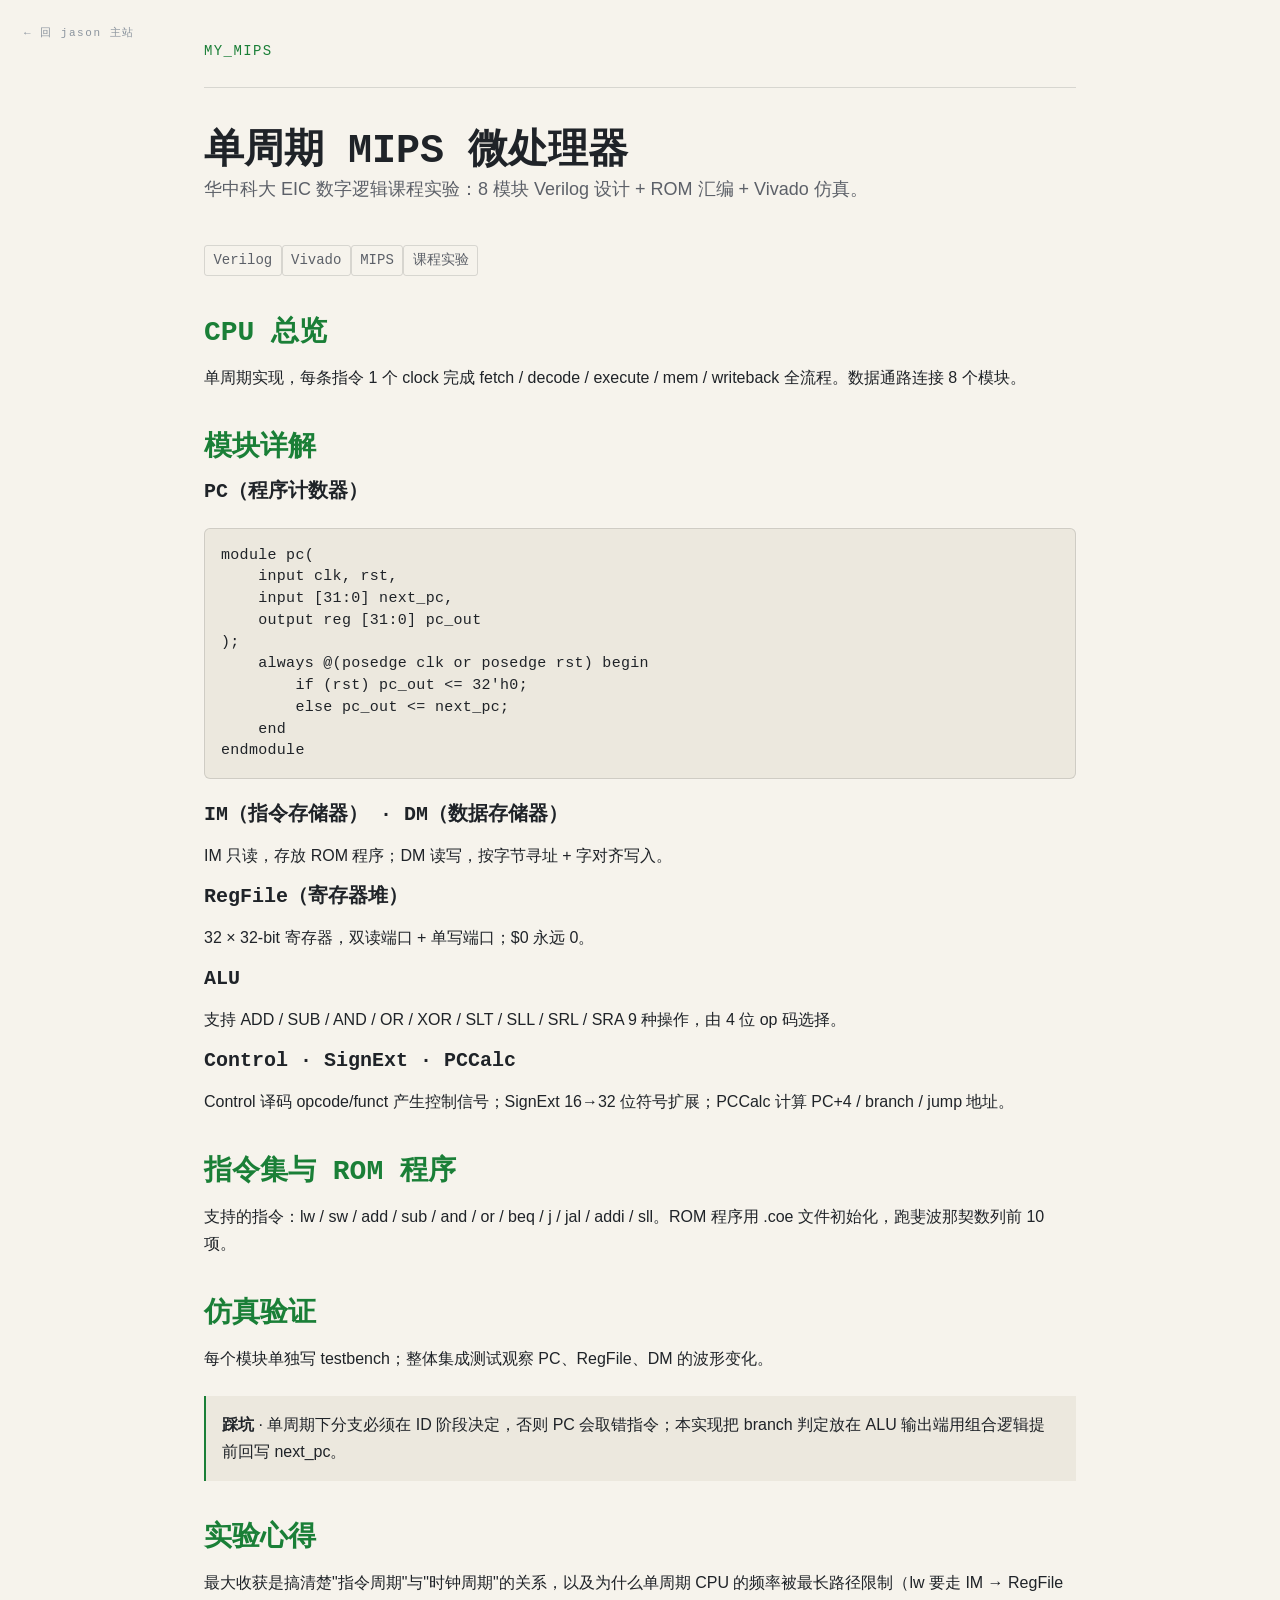
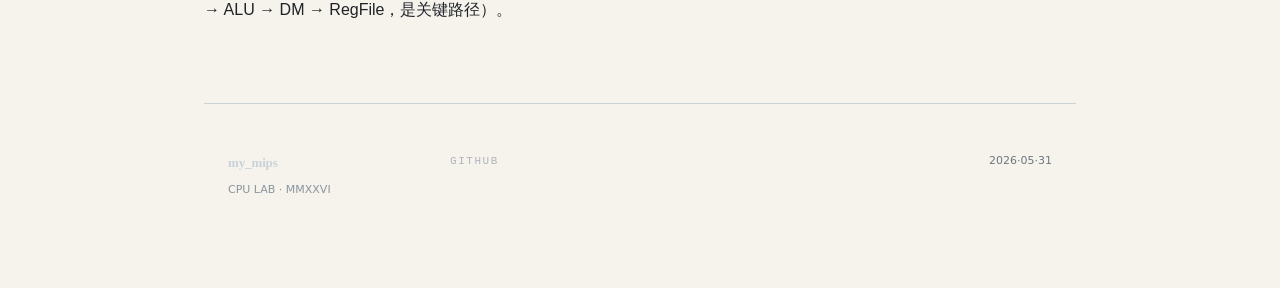
<file: index.html>
<!doctype html>
<html lang="zh-CN" data-system="tech-utility">
<head>
  <meta charset="utf-8" />
  <meta name="viewport" content="width=device-width, initial-scale=1" />
  <title>my_mips · 单周期 MIPS 微处理器</title>
  <meta name="description" content="MIPS CPU 课程实验：模块设计 + Verilog 代码 + ROM 汇编 + 仿真验证" />
  <link rel="stylesheet" href="assets/jx/tokens.css">
  <link rel="stylesheet" href="assets/jx/base.css">
  <link rel="stylesheet" href="assets/jx/components.css">
  <link rel="stylesheet" href="assets/style.css" />
</head>
<body>
  <div style="position: fixed; top: 16px; left: 24px; z-index: 100;">
    <a class="jx-return-to-hub" href="https://estelledc.github.io/">回 Jason 主站</a>
  </div>
  <div class="shell">
    <header class="topbar">
      <span class="brand">MY_MIPS</span>
    </header>

    <main>
      <h1>单周期 MIPS 微处理器</h1>
      <p class="lead">华中科大 EIC 数字逻辑课程实验：8 模块 Verilog 设计 + ROM 汇编 + Vivado 仿真。</p>

      <ul class="tag-list">
        <li>Verilog</li>
        <li>Vivado</li>
        <li>MIPS</li>
        <li>课程实验</li>
      </ul>

      <h2 id="overview">CPU 总览</h2>
      <p>单周期实现，每条指令 1 个 clock 完成 fetch / decode / execute / mem / writeback 全流程。数据通路连接 8 个模块。</p>

      <h2 id="modules">模块详解</h2>

      <h3>PC（程序计数器）</h3>
      <pre><code>module pc(
    input clk, rst,
    input [31:0] next_pc,
    output reg [31:0] pc_out
);
    always @(posedge clk or posedge rst) begin
        if (rst) pc_out &lt;= 32'h0;
        else pc_out &lt;= next_pc;
    end
endmodule</code></pre>

      <h3>IM（指令存储器） · DM（数据存储器）</h3>
      <p>IM 只读，存放 ROM 程序；DM 读写，按字节寻址 + 字对齐写入。</p>

      <h3>RegFile（寄存器堆）</h3>
      <p>32 × 32-bit 寄存器，双读端口 + 单写端口；$0 永远 0。</p>

      <h3>ALU</h3>
      <p>支持 ADD / SUB / AND / OR / XOR / SLT / SLL / SRL / SRA 9 种操作，由 4 位 op 码选择。</p>

      <h3>Control · SignExt · PCCalc</h3>
      <p>Control 译码 opcode/funct 产生控制信号；SignExt 16→32 位符号扩展；PCCalc 计算 PC+4 / branch / jump 地址。</p>

      <h2 id="rom">指令集与 ROM 程序</h2>
      <p>支持的指令：lw / sw / add / sub / and / or / beq / j / jal / addi / sll。ROM 程序用 .coe 文件初始化，跑斐波那契数列前 10 项。</p>

      <h2 id="simulation">仿真验证</h2>
      <p>每个模块单独写 testbench；整体集成测试观察 PC、RegFile、DM 的波形变化。</p>

      <div class="callout">
        <strong>踩坑</strong> · 单周期下分支必须在 ID 阶段决定，否则 PC 会取错指令；本实现把 branch 判定放在 ALU 输出端用组合逻辑提前回写 next_pc。
      </div>

      <h2 id="reflection">实验心得</h2>
      <p>最大收获是搞清楚"指令周期"与"时钟周期"的关系，以及为什么单周期 CPU 的频率被最长路径限制（lw 要走 IM → RegFile → ALU → DM → RegFile，是关键路径）。</p>
    </main>

    <footer class="jx-footer">
      <div class="jx-footer__colophon">
        <strong>my_mips</strong>
        <span lang="en">CPU LAB · MMXXVI</span>
      </div>
      <nav class="jx-footer__index">
        <a href="https://github.com/estelledc/my_mips">github</a>
      </nav>
      <time class="jx-footer__stamp" datetime="2026-05-31" lang="en">2026·05·31</time>
    </footer>
  </div>
</body>
</html>
</file>
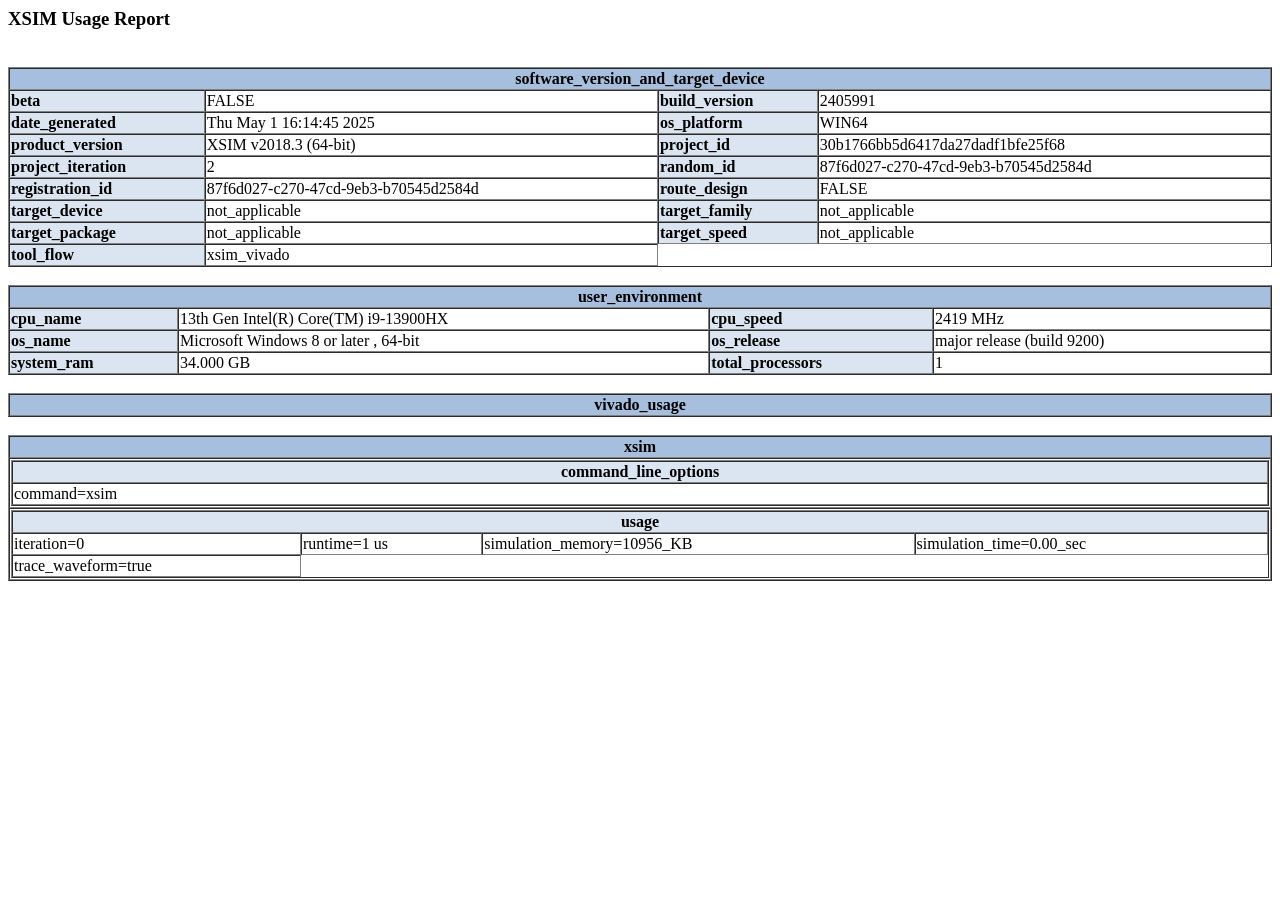
<file: my_mips.sim/sim_1/behav/xsim/xsim.dir/mips_cpu_behav/webtalk/usage_statistics_ext_xsim.html>
<HTML><HEAD><TITLE>Device Usage Statistics Report</TITLE></HEAD>
<BODY TEXT='#000000' BGCOLOR='#FFFFFF' LINK='#0000EE' VLINK='#551A8B' ALINK='#FF0000'><H3>XSIM Usage Report</H3><BR>
 <TABLE BORDER='1' CELLSPACING='0' WIDTH='100%'>
  <TR ALIGN='CENTER' BGCOLOR='#A7BFDE'><TD COLSPAN='4'><B>software_version_and_target_device</B></TD></TR>
<TR ALIGN='LEFT'>  <TD BGCOLOR='#DBE5F1'><B>beta</B></TD><TD>FALSE</TD>
  <TD BGCOLOR='#DBE5F1'><B>build_version</B></TD><TD>2405991</TD>
</TR><TR ALIGN='LEFT'>  <TD BGCOLOR='#DBE5F1'><B>date_generated</B></TD><TD>Thu May  1 16:14:45 2025</TD>
  <TD BGCOLOR='#DBE5F1'><B>os_platform</B></TD><TD>WIN64</TD>
</TR><TR ALIGN='LEFT'>  <TD BGCOLOR='#DBE5F1'><B>product_version</B></TD><TD>XSIM v2018.3 (64-bit)</TD>
  <TD BGCOLOR='#DBE5F1'><B>project_id</B></TD><TD>30b1766bb5d6417da27dadf1bfe25f68</TD>
</TR><TR ALIGN='LEFT'>  <TD BGCOLOR='#DBE5F1'><B>project_iteration</B></TD><TD>2</TD>
  <TD BGCOLOR='#DBE5F1'><B>random_id</B></TD><TD>87f6d027-c270-47cd-9eb3-b70545d2584d</TD>
</TR><TR ALIGN='LEFT'>  <TD BGCOLOR='#DBE5F1'><B>registration_id</B></TD><TD>87f6d027-c270-47cd-9eb3-b70545d2584d</TD>
  <TD BGCOLOR='#DBE5F1'><B>route_design</B></TD><TD>FALSE</TD>
</TR><TR ALIGN='LEFT'>  <TD BGCOLOR='#DBE5F1'><B>target_device</B></TD><TD>not_applicable</TD>
  <TD BGCOLOR='#DBE5F1'><B>target_family</B></TD><TD>not_applicable</TD>
</TR><TR ALIGN='LEFT'>  <TD BGCOLOR='#DBE5F1'><B>target_package</B></TD><TD>not_applicable</TD>
  <TD BGCOLOR='#DBE5F1'><B>target_speed</B></TD><TD>not_applicable</TD>
</TR><TR ALIGN='LEFT'>  <TD BGCOLOR='#DBE5F1'><B>tool_flow</B></TD><TD>xsim_vivado</TD>
</TR> </TABLE><BR>
 <TABLE BORDER='1' CELLSPACING='0' WIDTH='100%'>
  <TR ALIGN='CENTER' BGCOLOR='#A7BFDE'><TD COLSPAN='4'><B>user_environment</B></TD></TR>
<TR ALIGN='LEFT'>  <TD BGCOLOR='#DBE5F1'><B>cpu_name</B></TD><TD>13th Gen Intel(R) Core(TM) i9-13900HX</TD>
  <TD BGCOLOR='#DBE5F1'><B>cpu_speed</B></TD><TD>2419 MHz</TD>
</TR><TR ALIGN='LEFT'>  <TD BGCOLOR='#DBE5F1'><B>os_name</B></TD><TD>Microsoft Windows 8 or later , 64-bit</TD>
  <TD BGCOLOR='#DBE5F1'><B>os_release</B></TD><TD>major release  (build 9200)</TD>
</TR><TR ALIGN='LEFT'>  <TD BGCOLOR='#DBE5F1'><B>system_ram</B></TD><TD>34.000 GB</TD>
  <TD BGCOLOR='#DBE5F1'><B>total_processors</B></TD><TD>1</TD>
</TR> </TABLE><BR>
 <TABLE BORDER='1' CELLSPACING='0' WIDTH='100%'>
  <TR ALIGN='CENTER' BGCOLOR='#A7BFDE'><TD COLSPAN='4'><B>vivado_usage</B></TD></TR>
 </TABLE><BR>
 <TABLE BORDER='1' CELLSPACING='0' WIDTH='100%'>
  <TR ALIGN='CENTER' BGCOLOR='#A7BFDE'><TD COLSPAN='1'><B>xsim</B></TD></TR>
   <TR><TD>
   <TABLE BORDER='1' CELLSPACING='0' WIDTH='100%'>
    <TR ALIGN='CENTER' BGCOLOR='#DBE5F1'><TD COLSPAN='4'><B>command_line_options</B></TD></TR>
<TR ALIGN='LEFT'>    <TD>command=xsim</TD>
</TR>   </TABLE>
   </TD></TR>
   <TR><TD>
   <TABLE BORDER='1' CELLSPACING='0' WIDTH='100%'>
    <TR ALIGN='CENTER' BGCOLOR='#DBE5F1'><TD COLSPAN='4'><B>usage</B></TD></TR>
<TR ALIGN='LEFT'>    <TD>iteration=0</TD>
    <TD>runtime=1 us</TD>
    <TD>simulation_memory=10956_KB</TD>
    <TD>simulation_time=0.00_sec</TD>
</TR><TR ALIGN='LEFT'>    <TD>trace_waveform=true</TD>
</TR>   </TABLE>
   </TD></TR>
  </TABLE><BR>
</BODY>
</HTML>
</file>
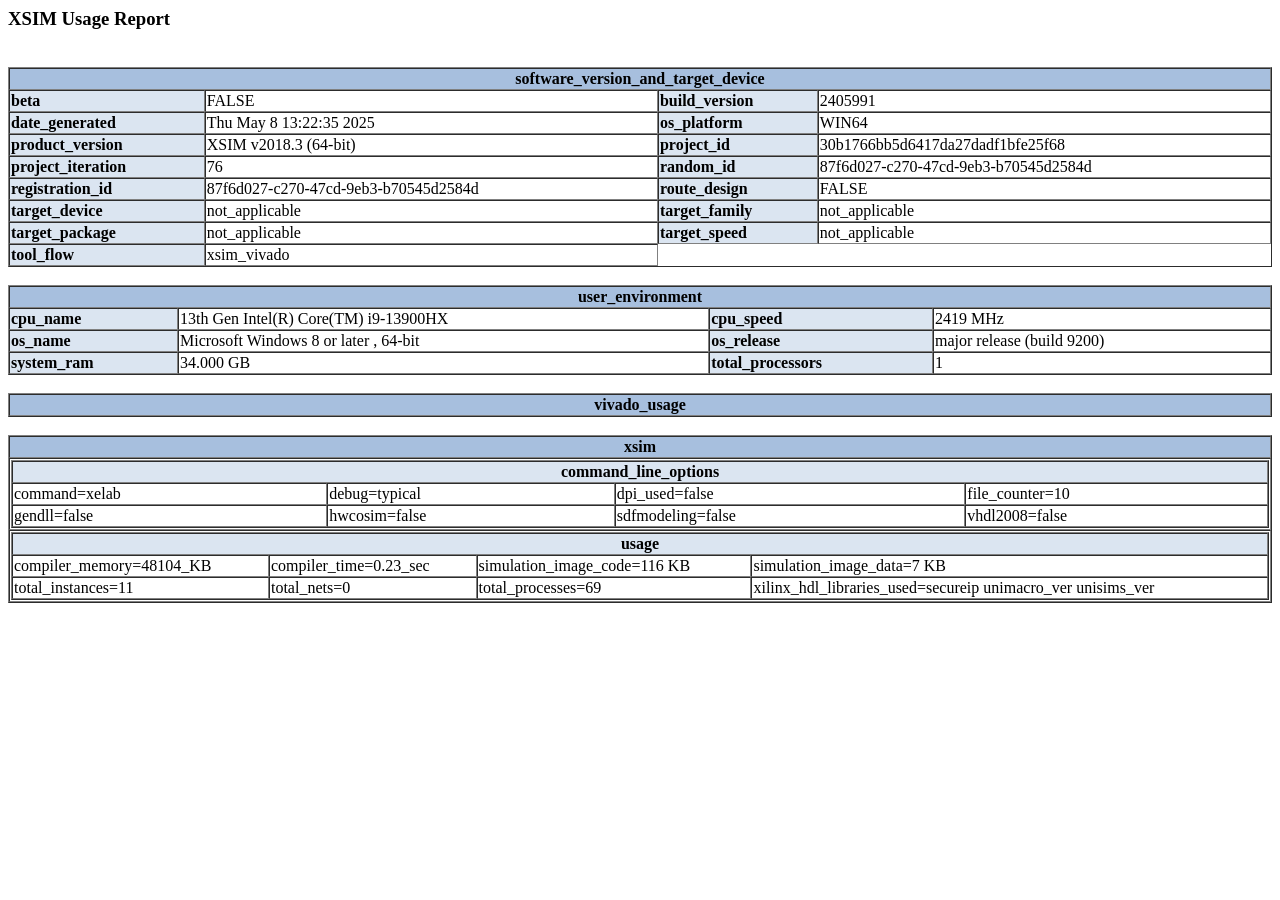
<file: my_mips.sim/sim_1/behav/xsim/xsim.dir/mips_cpu_tb_behav/webtalk/usage_statistics_ext_xsim.html>
<HTML><HEAD><TITLE>Device Usage Statistics Report</TITLE></HEAD>
<BODY TEXT='#000000' BGCOLOR='#FFFFFF' LINK='#0000EE' VLINK='#551A8B' ALINK='#FF0000'><H3>XSIM Usage Report</H3><BR>
 <TABLE BORDER='1' CELLSPACING='0' WIDTH='100%'>
  <TR ALIGN='CENTER' BGCOLOR='#A7BFDE'><TD COLSPAN='4'><B>software_version_and_target_device</B></TD></TR>
<TR ALIGN='LEFT'>  <TD BGCOLOR='#DBE5F1'><B>beta</B></TD><TD>FALSE</TD>
  <TD BGCOLOR='#DBE5F1'><B>build_version</B></TD><TD>2405991</TD>
</TR><TR ALIGN='LEFT'>  <TD BGCOLOR='#DBE5F1'><B>date_generated</B></TD><TD>Thu May  8 13:22:35 2025</TD>
  <TD BGCOLOR='#DBE5F1'><B>os_platform</B></TD><TD>WIN64</TD>
</TR><TR ALIGN='LEFT'>  <TD BGCOLOR='#DBE5F1'><B>product_version</B></TD><TD>XSIM v2018.3 (64-bit)</TD>
  <TD BGCOLOR='#DBE5F1'><B>project_id</B></TD><TD>30b1766bb5d6417da27dadf1bfe25f68</TD>
</TR><TR ALIGN='LEFT'>  <TD BGCOLOR='#DBE5F1'><B>project_iteration</B></TD><TD>76</TD>
  <TD BGCOLOR='#DBE5F1'><B>random_id</B></TD><TD>87f6d027-c270-47cd-9eb3-b70545d2584d</TD>
</TR><TR ALIGN='LEFT'>  <TD BGCOLOR='#DBE5F1'><B>registration_id</B></TD><TD>87f6d027-c270-47cd-9eb3-b70545d2584d</TD>
  <TD BGCOLOR='#DBE5F1'><B>route_design</B></TD><TD>FALSE</TD>
</TR><TR ALIGN='LEFT'>  <TD BGCOLOR='#DBE5F1'><B>target_device</B></TD><TD>not_applicable</TD>
  <TD BGCOLOR='#DBE5F1'><B>target_family</B></TD><TD>not_applicable</TD>
</TR><TR ALIGN='LEFT'>  <TD BGCOLOR='#DBE5F1'><B>target_package</B></TD><TD>not_applicable</TD>
  <TD BGCOLOR='#DBE5F1'><B>target_speed</B></TD><TD>not_applicable</TD>
</TR><TR ALIGN='LEFT'>  <TD BGCOLOR='#DBE5F1'><B>tool_flow</B></TD><TD>xsim_vivado</TD>
</TR> </TABLE><BR>
 <TABLE BORDER='1' CELLSPACING='0' WIDTH='100%'>
  <TR ALIGN='CENTER' BGCOLOR='#A7BFDE'><TD COLSPAN='4'><B>user_environment</B></TD></TR>
<TR ALIGN='LEFT'>  <TD BGCOLOR='#DBE5F1'><B>cpu_name</B></TD><TD>13th Gen Intel(R) Core(TM) i9-13900HX</TD>
  <TD BGCOLOR='#DBE5F1'><B>cpu_speed</B></TD><TD>2419 MHz</TD>
</TR><TR ALIGN='LEFT'>  <TD BGCOLOR='#DBE5F1'><B>os_name</B></TD><TD>Microsoft Windows 8 or later , 64-bit</TD>
  <TD BGCOLOR='#DBE5F1'><B>os_release</B></TD><TD>major release  (build 9200)</TD>
</TR><TR ALIGN='LEFT'>  <TD BGCOLOR='#DBE5F1'><B>system_ram</B></TD><TD>34.000 GB</TD>
  <TD BGCOLOR='#DBE5F1'><B>total_processors</B></TD><TD>1</TD>
</TR> </TABLE><BR>
 <TABLE BORDER='1' CELLSPACING='0' WIDTH='100%'>
  <TR ALIGN='CENTER' BGCOLOR='#A7BFDE'><TD COLSPAN='4'><B>vivado_usage</B></TD></TR>
 </TABLE><BR>
 <TABLE BORDER='1' CELLSPACING='0' WIDTH='100%'>
  <TR ALIGN='CENTER' BGCOLOR='#A7BFDE'><TD COLSPAN='1'><B>xsim</B></TD></TR>
   <TR><TD>
   <TABLE BORDER='1' CELLSPACING='0' WIDTH='100%'>
    <TR ALIGN='CENTER' BGCOLOR='#DBE5F1'><TD COLSPAN='4'><B>command_line_options</B></TD></TR>
<TR ALIGN='LEFT'>    <TD>command=xelab</TD>
    <TD>debug=typical</TD>
    <TD>dpi_used=false</TD>
    <TD>file_counter=10</TD>
</TR><TR ALIGN='LEFT'>    <TD>gendll=false</TD>
    <TD>hwcosim=false</TD>
    <TD>sdfmodeling=false</TD>
    <TD>vhdl2008=false</TD>
</TR>   </TABLE>
   </TD></TR>
   <TR><TD>
   <TABLE BORDER='1' CELLSPACING='0' WIDTH='100%'>
    <TR ALIGN='CENTER' BGCOLOR='#DBE5F1'><TD COLSPAN='4'><B>usage</B></TD></TR>
<TR ALIGN='LEFT'>    <TD>compiler_memory=48104_KB</TD>
    <TD>compiler_time=0.23_sec</TD>
    <TD>simulation_image_code=116 KB</TD>
    <TD>simulation_image_data=7 KB</TD>
</TR><TR ALIGN='LEFT'>    <TD>total_instances=11</TD>
    <TD>total_nets=0</TD>
    <TD>total_processes=69</TD>
    <TD>xilinx_hdl_libraries_used=secureip unimacro_ver unisims_ver </TD>
</TR>   </TABLE>
   </TD></TR>
  </TABLE><BR>
</BODY>
</HTML>
</file>
<file: assets/jx/tokens.css>
/* Jason DS · Tokens v1.0.0
 * SoT: dotfiles/home-claude/design-system/jx-tokens.css
 * 9 仓通过 vendor copy 同步：scripts/sync-jx-to-repos.sh
 *
 * 命名空间硬规则：
 * - --jx-* 前缀禁改
 * - 取值在 satellite :root 覆盖（layer 2）
 * - 完全自定义元素用 --<repo-name>-* 二级命名空间
 */

:root {
  color-scheme: light dark;

  /* ── Color · light ── */
  --jx-paper: #f6f6f3;
  --jx-surface: #ffffff;
  --jx-surface-sunk: #eeede9;
  --jx-ink: #16181d;
  --jx-ink-2: #41454d;
  --jx-ink-muted: #6b7079;
  --jx-ink-faint: #9097a1;
  --jx-rule: rgba(22,24,29,0.08);
  --jx-rule-soft: rgba(22,24,29,0.04);
  --jx-rule-strong: var(--jx-ink);
  --jx-accent: #2240d6;
  --jx-accent-hover: color-mix(in oklab, var(--jx-accent), black 10%);
  --jx-accent-tint: color-mix(in oklab, var(--jx-accent), white 88%);
  --jx-focus-ring: rgba(34,64,214,0.28);
  --jx-link: var(--jx-accent);
  --jx-cta-bg: var(--jx-ink);
  --jx-cta-fg: var(--jx-paper);
  --jx-accent-hub: #2240d6; /* 逃生通道：satellite override --jx-accent 时仍能强制墨蓝 */

  /* ── Status · 三态 ── */
  --jx-state-learning: #1f6f78;
  --jx-state-learning-tint: color-mix(in oklab, var(--jx-state-learning), white 86%);
  --jx-state-learning-glyph: "△";
  --jx-state-building: #8a5519;
  --jx-state-building-tint: color-mix(in oklab, var(--jx-state-building), white 86%);
  --jx-state-building-glyph: "◇";
  --jx-state-shipped: #2c5e3a;
  --jx-state-shipped-tint: color-mix(in oklab, var(--jx-state-shipped), white 86%);
  --jx-state-shipped-glyph: "■";

  /* ── Typography ── */
  --jx-font-display: "Source Serif 4", "Spectral", "Songti SC", Georgia, serif;
  --jx-font-sans-zh: -apple-system, BlinkMacSystemFont, "PingFang SC", "HarmonyOS Sans SC", "Source Han Sans SC", "Noto Sans CJK SC", "Microsoft YaHei", system-ui, sans-serif;
  --jx-font-sans-latin: "Inter", "Geist", ui-sans-serif, system-ui, sans-serif;
  --jx-font-mono: "JetBrains Mono", "IBM Plex Mono", ui-monospace, "Cascadia Code", "SF Mono", Menlo, monospace;
  --jx-font-features-body: "ss01", "cv11", "calt" 1, "liga" 1;
  --jx-font-features-mono: "zero", "ss02";

  --jx-fs-micro: 11px;
  --jx-fs-xs: 12px;
  --jx-fs-sm: 13px;
  --jx-fs-body: 16px;
  --jx-fs-lg: 19px;
  --jx-fs-h3: 24px;
  --jx-fs-h2: 32px;
  --jx-fs-h1: 44px;
  --jx-fs-display: 64px;

  --jx-weight-reading: 400;
  --jx-weight-ui: 500;
  --jx-weight-heading: 600;

  --jx-leading-display: 1.04;
  --jx-leading-tight: 1.18;
  --jx-leading-body: 1.62;
  --jx-leading-mono: 1.45;

  --jx-tracking-display: -0.028em;
  --jx-tracking-h1: -0.022em;
  --jx-tracking-h2: -0.016em;
  --jx-tracking-h3: -0.01em;
  --jx-tracking-body: 0;
  --jx-tracking-mono: 0.02em;
  --jx-tracking-eyebrow: 0.14em;
  --jx-tracking-cjk: 0;

  --jx-measure-title: 18ch;
  --jx-measure-lede: 32em;
  --jx-measure-body: 62ch;

  /* ── Space ── */
  --jx-space-1: 4px;
  --jx-space-2: 8px;
  --jx-space-3: 12px;
  --jx-space-4: 16px;
  --jx-space-5: 24px;
  --jx-space-6: 32px;
  --jx-space-7: 48px;
  --jx-space-8: 72px;
  --jx-section-y: clamp(48px, 7.5vw, 80px);
  --jx-gutter: clamp(16px, 3vw, 24px);
  --jx-container: 1160px;

  /* ── Radius ── */
  --jx-radius-1: 2px;
  --jx-radius-2: 4px;
  --jx-radius-3: 6px;
  --jx-radius-4: 10px;
  --jx-radius-5: 14px;
  --jx-radius-pill: 9999px;

  /* ── Shadow ── */
  --jx-shadow-hairline: 0 0 0 1px var(--jx-rule);
  --jx-shadow-hairline-strong: 0 0 0 1px var(--jx-rule-strong);
  --jx-shadow-stack:
    0 0 0 1px rgba(22,24,29,0.06),
    0 1px 1px rgba(22,24,29,0.03),
    0 6px 20px -10px rgba(22,24,29,0.10),
    inset 0 0 0 1px rgba(255,255,255,0.55);
  --jx-shadow-stack-dark:
    0 0 0 1px rgba(255,255,255,0.06),
    0 1px 1px rgba(0,0,0,0.4),
    0 8px 28px -12px rgba(0,0,0,0.55),
    inset 0 0 0 1px rgba(255,255,255,0.04);
  --jx-shadow-focus: 0 0 0 3px var(--jx-focus-ring);
  --jx-shadow-press: inset 0 1px 0 rgba(22,24,29,0.06);

  /* ── Motion ── */
  --jx-easing: cubic-bezier(0.2, 0.8, 0.2, 1);
  --jx-easing-press: cubic-bezier(0.4, 0, 0.6, 1);
  --jx-duration-fast: 120ms;
  --jx-duration-base: 200ms;
  --jx-duration-slow: 320ms;
}

/* ── Color · dark mirror ── */
@media (prefers-color-scheme: dark) {
  :root {
    --jx-paper: #0e1014;
    --jx-surface: #161922;
    --jx-surface-sunk: #0a0c10;
    --jx-ink: #ebecef;
    --jx-ink-2: #b0b4bd;
    --jx-ink-muted: #7c818c;
    --jx-ink-faint: #5a5f69;
    --jx-rule: rgba(255,255,255,0.07);
    --jx-rule-soft: rgba(255,255,255,0.035);
    --jx-rule-strong: var(--jx-ink);
    --jx-accent: #6c8aff;
    --jx-accent-hover: color-mix(in oklab, var(--jx-accent), white 10%);
    --jx-accent-tint: color-mix(in oklab, var(--jx-accent), black 70%);
    --jx-focus-ring: rgba(108,138,255,0.36);
    --jx-shadow-stack: var(--jx-shadow-stack-dark);
  }
}

/* ── Print mode ── */
@media print {
  :root {
    --jx-paper: #ffffff;
    --jx-ink: #000000;
  }
}
</file>
<file: assets/jx/base.css>
/* Jason DS · Base v1.0.0
 * 默认 reset + body 排版基底 + chrome layer 强制 sans
 */

*,
*::before,
*::after { box-sizing: border-box; }

html {
  -webkit-text-size-adjust: 100%;
  -moz-text-size-adjust: 100%;
  text-size-adjust: 100%;
}

body {
  margin: 0;
  background: var(--jx-paper);
  color: var(--jx-ink);
  font-family: var(--jx-font-sans-zh);
  font-size: var(--jx-fs-body);
  line-height: var(--jx-leading-body);
  font-feature-settings: var(--jx-font-features-body);
  -webkit-font-smoothing: antialiased;
  -moz-osx-font-smoothing: grayscale;
  text-rendering: optimizeLegibility;
}

body :lang(en) {
  font-family: var(--jx-font-sans-latin);
  letter-spacing: var(--jx-tracking-body);
}

/* Headings：display serif，CJK / Latin 字距分流 */
h1, h2, h3, h4 {
  font-family: var(--jx-font-display);
  font-weight: var(--jx-weight-heading);
  line-height: var(--jx-leading-tight);
  margin-block: var(--jx-space-5) var(--jx-space-4);
}
h1 { font-size: var(--jx-fs-h1); letter-spacing: var(--jx-tracking-h1); }
h2 { font-size: var(--jx-fs-h2); letter-spacing: var(--jx-tracking-h2); }
h3 { font-size: var(--jx-fs-h3); letter-spacing: var(--jx-tracking-h3); }
h4 { font-size: var(--jx-fs-lg); letter-spacing: var(--jx-tracking-h3); }
h1:lang(zh), h2:lang(zh), h3:lang(zh), h4:lang(zh) { letter-spacing: var(--jx-tracking-cjk); }

/* Body links */
a {
  color: var(--jx-link);
  text-decoration: underline;
  text-decoration-thickness: 1px;
  text-underline-offset: 0.18em;
  transition: color var(--jx-duration-fast) var(--jx-easing);
}
a:hover { color: var(--jx-accent-hover); }
a:focus-visible {
  outline: none;
  box-shadow: var(--jx-shadow-focus);
  border-radius: var(--jx-radius-2);
}

/* Mono inline */
code, kbd, samp {
  font-family: var(--jx-font-mono);
  font-size: 0.92em;
  letter-spacing: var(--jx-tracking-mono);
  font-feature-settings: var(--jx-font-features-mono);
}

/* Block code 默认 hairline + sunk surface */
pre {
  font-family: var(--jx-font-mono);
  font-size: var(--jx-fs-sm);
  line-height: var(--jx-leading-mono);
  background: var(--jx-surface-sunk);
  padding: var(--jx-space-4) var(--jx-space-5);
  border-radius: var(--jx-radius-3);
  box-shadow: var(--jx-shadow-hairline);
  overflow-x: auto;
  margin-block: var(--jx-space-5);
}
pre code { background: transparent; padding: 0; font-size: inherit; }

/* Quotes */
blockquote {
  margin-block: var(--jx-space-5);
  padding-inline-start: var(--jx-space-5);
  border-inline-start: 2px solid var(--jx-rule-strong);
  font-style: italic;
  color: var(--jx-ink-2);
}

/* HR：默认就是 hairline */
hr {
  border: none;
  border-top: 1px solid var(--jx-rule-strong);
  margin-block: var(--jx-section-y);
}

/* 选中态 */
::selection {
  background: var(--jx-accent-tint);
  color: var(--jx-ink);
}

/* Reduce motion */
@media (prefers-reduced-motion: reduce) {
  * {
    animation-duration: 0.01ms !important;
    transition-duration: 0.01ms !important;
  }
}
</file>
<file: assets/jx/components.css>
/* Jason DS · Eyebrow v1.0.0 */

.jx-eyebrow {
  display: inline-flex;
  align-items: center;
  gap: var(--jx-space-3);
  font-family: var(--jx-font-mono);
  font-size: var(--jx-fs-micro);
  font-weight: var(--jx-weight-heading);
  text-transform: uppercase;
  letter-spacing: var(--jx-tracking-eyebrow);
  color: var(--jx-ink-muted);
  font-feature-settings: var(--jx-font-features-mono);
}
.jx-eyebrow__rule {
  display: inline-block;
  width: var(--jx-space-6);
  height: 1px;
  background: var(--jx-rule-strong);
}

/* Jason DS · Status Chip v1.0.0
 * Three-state with shape redundancy: △ learning / ◇ building / ■ shipped
 * Required: color + glyph + mono label (color-blind safe)
 */

.jx-chip {
  display: inline-flex;
  align-items: center;
  gap: var(--jx-space-2);
  padding: 2px var(--jx-space-3);
  font-family: var(--jx-font-mono);
  font-size: var(--jx-fs-micro);
  font-weight: var(--jx-weight-heading);
  text-transform: uppercase;
  letter-spacing: var(--jx-tracking-eyebrow);
  border-radius: var(--jx-radius-pill);
  background: var(--_chip-tint);
  color: var(--_chip-color);
  font-feature-settings: var(--jx-font-features-mono);
  white-space: nowrap;
}
.jx-chip::before {
  content: var(--_chip-glyph);
  font-size: 1em;
  line-height: 1;
}
.jx-chip[data-state="learning"] {
  --_chip-color: var(--jx-state-learning);
  --_chip-tint: var(--jx-state-learning-tint);
  --_chip-glyph: var(--jx-state-learning-glyph);
}
.jx-chip[data-state="building"] {
  --_chip-color: var(--jx-state-building);
  --_chip-tint: var(--jx-state-building-tint);
  --_chip-glyph: var(--jx-state-building-glyph);
}
.jx-chip[data-state="shipped"] {
  --_chip-color: var(--jx-state-shipped);
  --_chip-tint: var(--jx-state-shipped-tint);
  --_chip-glyph: var(--jx-state-shipped-glyph);
}

/* Jason DS · External Pill v1.0.0
 * 出站链接统一 hairline + 右上 ↗ 箭头 (no icon font)
 */

.jx-pill {
  display: inline-flex;
  align-items: center;
  gap: var(--jx-space-2);
  padding: var(--jx-space-2) var(--jx-space-4);
  font-family: var(--jx-font-mono);
  font-size: var(--jx-fs-xs);
  letter-spacing: var(--jx-tracking-mono);
  color: var(--jx-ink-2);
  text-decoration: none;
  border-radius: var(--jx-radius-pill);
  box-shadow: var(--jx-shadow-hairline);
  background: transparent;
  transition: color var(--jx-duration-fast) var(--jx-easing),
              box-shadow var(--jx-duration-fast) var(--jx-easing);
}
.jx-pill::after {
  content: "↗";
  font-size: 0.92em;
  color: var(--jx-ink-muted);
  transition: transform var(--jx-duration-fast) var(--jx-easing);
}
.jx-pill:hover {
  color: var(--jx-accent);
  box-shadow: 0 0 0 1px var(--jx-accent);
}
.jx-pill:hover::after {
  color: var(--jx-accent);
  transform: translate(1px, -1px);
}
.jx-pill:focus-visible {
  outline: none;
  box-shadow: var(--jx-shadow-focus);
}

/* Jason DS · Footer v1.0.0
 * 三栏：colophon / 索引 / last-updated
 * Layer 1：9 仓必有此结构
 */

.jx-footer {
  margin-top: var(--jx-section-y);
  padding: var(--jx-space-7) var(--jx-gutter);
  border-top: 1px solid var(--jx-rule-strong);
  display: grid;
  grid-template-columns: 1fr 2fr 1fr;
  gap: var(--jx-space-6);
  max-width: var(--jx-container);
  margin-inline: auto;
  font-family: var(--jx-font-mono);
  font-size: var(--jx-fs-micro);
  letter-spacing: var(--jx-tracking-eyebrow);
  text-transform: uppercase;
  color: var(--jx-ink-muted);
  font-feature-settings: var(--jx-font-features-mono);
}
.jx-footer__colophon strong {
  display: block;
  font-family: var(--jx-font-display);
  font-size: var(--jx-fs-sm);
  font-weight: var(--jx-weight-heading);
  letter-spacing: var(--jx-tracking-h3);
  text-transform: none;
  color: var(--jx-ink);
  margin-bottom: var(--jx-space-2);
}
.jx-footer__index {
  display: flex;
  flex-wrap: wrap;
  gap: var(--jx-space-3) var(--jx-space-5);
}
.jx-footer__index a {
  color: var(--jx-ink-2);
  text-decoration: none;
  transition: color var(--jx-duration-fast) var(--jx-easing);
}
.jx-footer__index a:hover { color: var(--jx-accent); }
.jx-footer__stamp {
  text-align: end;
  color: var(--jx-ink-faint);
}
@media (max-width: 720px) {
  .jx-footer {
    grid-template-columns: 1fr;
  }
  .jx-footer__stamp {
    text-align: start;
    border-top: 1px solid var(--jx-rule);
    padding-top: var(--jx-space-3);
  }
}

/* Jason DS · Return to Hub v1.0.0
 * 9 satellite 必现，固定左上 mono caption。
 * Hub 自身不引此组件。
 */

.jx-return-to-hub {
  position: relative; /* 各仓可在自己 :root 下加 fixed/absolute */
  display: inline-flex;
  align-items: center;
  gap: var(--jx-space-2);
  padding: var(--jx-space-2) 0;
  font-family: var(--jx-font-mono);
  font-size: var(--jx-fs-micro);
  text-transform: lowercase;
  letter-spacing: var(--jx-tracking-eyebrow);
  color: var(--jx-ink-muted);
  text-decoration: none;
  font-feature-settings: var(--jx-font-features-mono);
  transition: color var(--jx-duration-fast) var(--jx-easing);
}
.jx-return-to-hub::before { content: "←"; }
.jx-return-to-hub:hover {
  color: var(--jx-accent-hub); /* 强制墨蓝逃生通道，satellite override --jx-accent 时仍墨蓝 */
}
.jx-return-to-hub:focus-visible {
  outline: none;
  box-shadow: var(--jx-shadow-focus);
}
</file>
<file: assets/style.css>
/* HardwareDecoder · Tech Utility */

/* my_mips · Jason DS layer 2 override：Tech Utility 暗色默认 */
:root[data-system="tech-utility"] {
  --jx-paper: #0d1117;
  --jx-surface: #161922;
  --jx-surface-sunk: #161b22;
  --jx-ink: #c9d1d9;
  --jx-ink-2: #b0b4bd;
  --jx-ink-muted: #8b949e;
  --jx-ink-faint: #6e7681;
  --jx-rule: rgba(255,255,255,0.08);
  --jx-rule-soft: rgba(255,255,255,0.04);
  --jx-rule-strong: var(--jx-ink);
  --jx-accent: #7ee787;
  --jx-accent-hub: #6c8aff;
}

:root[data-system="tech-utility"] {
  --ink: #c9d1d9;
  --paper: #0d1117;
  --accent: #7ee787;
  --muted: #8b949e;
  --rule: rgba(255, 255, 255, 0.12);
  --code-bg: #161b22;
  --fs-display: 4rem;
  --fs-h1: 2.5rem;
  --fs-h2: 1.75rem;
  --fs-h3: 1.25rem;
  --fs-body: 1rem;
  --fs-caption: 0.875rem;
  --fs-mono: 0.9375rem;
  --font-serif: "Source Serif Pro", "Noto Serif SC", Georgia, serif;
  --font-sans: Inter, "PingFang SC", -apple-system, sans-serif;
  --font-mono: "JetBrains Mono", Menlo, Consolas, monospace;
  --space-3: 1rem;
  --space-4: 1.5rem;
  --space-5: 2.5rem;
  --space-6: 4rem;
  --reading-width: 68ch;
}

* { box-sizing: border-box; }
html { font-size: 16px; }
body {
  margin: 0;
  font-family: var(--font-sans);
  font-size: var(--fs-body);
  line-height: 1.65;
  color: var(--ink);
  background: var(--paper);
}

.shell { max-width: 920px; margin: 0 auto; padding: var(--space-5) var(--space-4); }

.topbar {
  display: flex; justify-content: flex-start; align-items: center;
  padding-bottom: var(--space-4);
  border-bottom: 1px solid var(--rule);
  margin-bottom: var(--space-5);
}
.topbar .brand { font-family: var(--font-mono); font-size: var(--fs-caption); letter-spacing: 0.1em; color: var(--accent); text-transform: uppercase; }

h1 { font-family: var(--font-mono); font-size: var(--fs-h1); margin: 0 0 var(--space-2); letter-spacing: -0.01em; }
h2 { font-family: var(--font-mono); font-size: var(--fs-h2); margin: var(--space-5) 0 var(--space-3); color: var(--accent); }
h3 { font-family: var(--font-mono); font-size: var(--fs-h3); margin: var(--space-4) 0 var(--space-2); }
.lead { font-size: 1.125rem; color: var(--muted); margin: 0 0 var(--space-5); max-width: var(--reading-width); }

pre, code { font-family: var(--font-mono); font-size: var(--fs-mono); }
pre { background: var(--code-bg); padding: var(--space-3); border-radius: 6px; overflow-x: auto; border: 1px solid var(--rule); }
code { background: var(--code-bg); padding: 0.1em 0.4em; border-radius: 3px; }
pre code { background: transparent; padding: 0; }

.tag-list { list-style: none; padding: 0; display: flex; gap: var(--space-2); flex-wrap: wrap; }
.tag-list li { font-family: var(--font-mono); font-size: var(--fs-caption); color: var(--muted); border: 1px solid var(--rule); padding: 0.2em 0.6em; border-radius: 3px; }

.callout { border-left: 2px solid var(--accent); background: var(--code-bg); padding: var(--space-3); margin: var(--space-4) 0; }

.mermaid { background: var(--code-bg); padding: var(--space-3); border-radius: 6px; margin: var(--space-4) 0; }

.site-footer { font-family: var(--font-mono); font-size: var(--fs-caption); color: var(--muted); border-top: 1px solid var(--rule); padding: var(--space-4) 0; margin-top: var(--space-6); text-align: center; }
.site-footer a { color: var(--muted); text-decoration: none; border-bottom: 1px solid var(--rule); }
.site-footer a:hover { color: var(--accent); border-bottom-color: var(--accent); }

@media (max-width: 480px) {
  .shell { padding: var(--space-4) var(--space-3); }
  h1 { font-size: 2rem; }
  h2 { font-size: 1.4rem; }
}

/* —— Light mode override (system-following) —— */
@media (prefers-color-scheme: light) {
  :root[data-system="tech-utility"] {
    color-scheme: light;
    --ink: #1f2328;
    --paper: #f6f3ec;
    --accent: #1a7f37;
    --muted: #5c6068;
    --rule: rgba(31, 35, 40, 0.14);
    --code-bg: #ece8de;
  }
}
</file>
